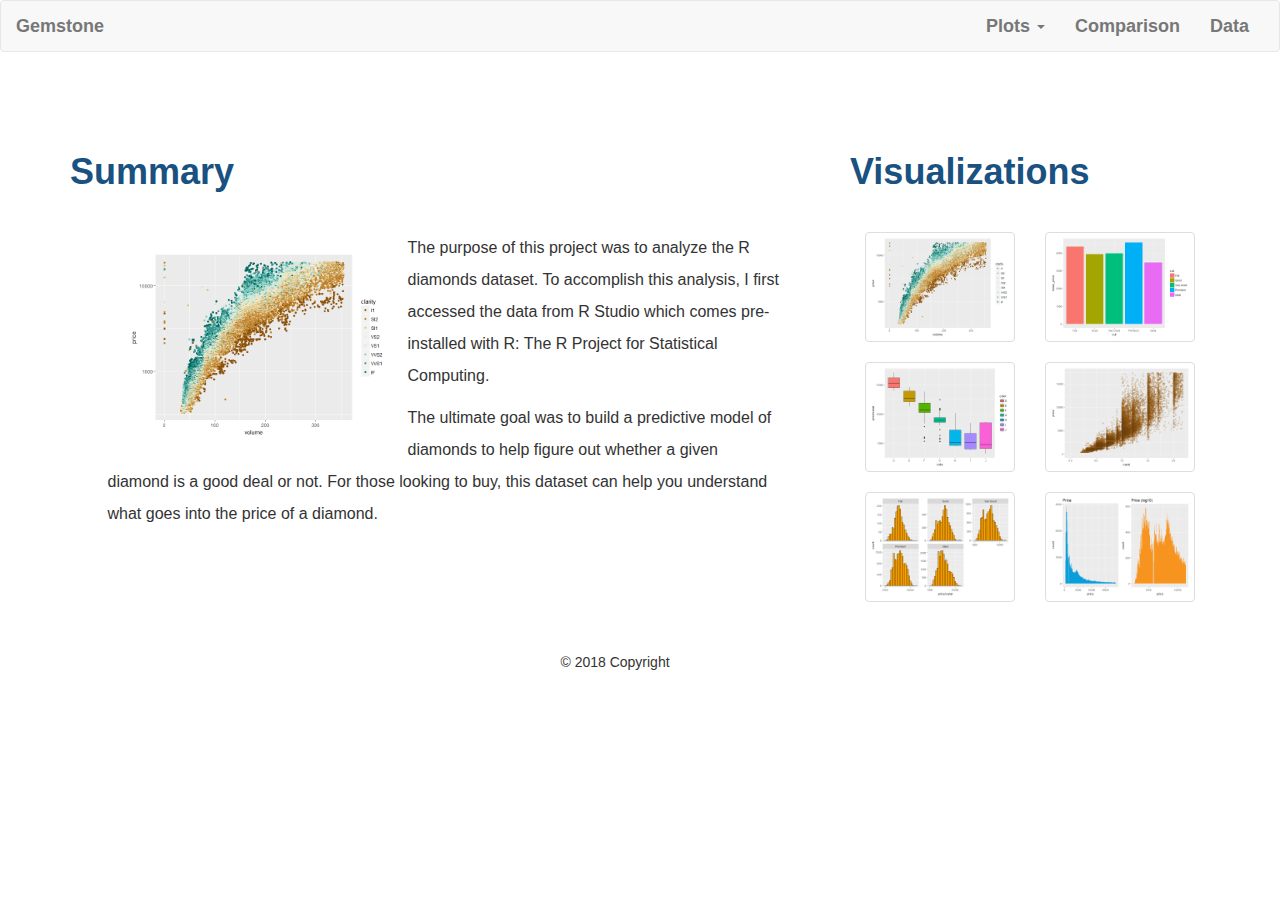
<file: index.html>
<!DOCTYPE html>

<html lang="en">

  <head>
    <meta charset="UTF-8">
    <title>Diamond Analysis</title>
    <script src="https://code.jquery.com/jquery-3.3.1.slim.min.js" integrity="sha384-q8i/X+965DzO0rT7abK41JStQIAqVgRVzpbzo5smXKp4YfRvH+8abtTE1Pi6jizo"
      crossorigin="anonymous"></script>
    <link rel="stylesheet" href="https://maxcdn.bootstrapcdn.com/bootstrap/3.3.7/css/bootstrap.min.css" integrity="sha384-BVYiiSIFeK1dGmJRAkycuHAHRg32OmUcww7on3RYdg4Va+PmSTsz/K68vbdEjh4u"
      crossorigin="anonymous">
    <link rel="stylesheet" type="text/css" href="css/style.css" />
  </head>

  <body>

    <!-- Header -->
    <header>
      <div class="header">
        <nav class="navbar navbar-default">
          <div class="container-fluid">
            <!-- Brand and toggle get grouped for better mobile display -->
            <div class="navbar-header">
              <button type="button" class="navbar-toggle collapsed" data-toggle="collapse" data-target="#bs-example-navbar-collapse-1"
                aria-expanded="false">
                <span class="sr-only">Toggle navigation</span>
                <span class="icon-bar"></span>
                <span class="icon-bar"></span>
                <span class="icon-bar"></span>
              </button>
              <a class="navbar-brand" href="index.html">
                <!-- <span>
                  <img src="#" width="30" height="30" alt="" />
                </span> -->Gemstone</a>
            </div>

            <!-- Nav links -->
            <div class="collapse navbar-collapse" id="bs-example-navbar-collapse-1">
              <ul class="nav navbar-nav navbar-right">
                <li class="dropdown">
                  <a href="#" class="dropdown-toggle" data-toggle="dropdown" role="button" aria-haspopup="true" aria-expanded="false">Plots
                    <span class="caret"></span>
                  </a>
                  <ul class="dropdown-menu">
                    <li>
                      <a href="pages/vis1.html">Volume</a>
                    </li>
                    <li>
                      <a href="pages/vis2.html">Cut</a>
                    </li>
                    <li>
                      <a href="pages/vis3.html">Color</a>
                    </li>
                    <li>
                      <a href="pages/vis4.html">Carat</a>
                    </li>
                    <li>
                      <a href="pages/vis5.html">Count vs. Price/Carat</a>
                    </li>
                    <li>
                      <a href="pages/vis6.html">Count vs. Price</a>
                    </li>
                    <li role="separator" class="divider"></li>
                  </ul>
                </li>
                <li>
                  <a href="pages/comparison.html">Comparison</a>
                </li>
                <li>
                  <a href="pages/data.html">Data</a>
                </li>
              </ul>
            </div>
            <!-- /.navbar-collapse -->
          </div>
          <!-- /.container-fluid -->
        </nav>
      </div>
    </header>

    <section class="jumbo-tron">
      <!-- jumbotron -->
    </section>

    <!-- Main -->
    <main>
      <div class="container">
        <div class="row">
          <div class="col-xs-12 col-sm-12 col-md-12 col-lg-8">
            <h1>Summary</h1>
            <section id="summary" class="centered">
              <section id="figure">
                <img id="summary-image" src="img\price_vs_volume_by_clarity.png" width="300" alt="price_vs_volume_by_clarity">
              </section>
              <p class="summary-text">The purpose of this project was to analyze the R diamonds dataset. To accomplish this analysis, I first accessed
                the data from R Studio which comes pre-installed with R: The R Project for Statistical Computing.</p>
              <p class="summary-text">The ultimate goal was to build a predictive model of diamonds to help figure out whether a given diamond is
                a good deal or not. For those looking to buy, this dataset can help you understand what goes into the price
                of a diamond.</p>
            </section>
          </div>
          <div class="col-xs-12 col-sm-12 col-md-12 col-lg-4">
            <h1>Visualizations</h1>
            <aside class="top-pad">
              <section>
                <div class="col-xs-12 col-sm-6 col-md-3 col-lg-6">
                  <a href="pages/vis1.html" class="thumbnail">
                    <img src="img\price_vs_volume_by_clarity.png" alt="price_vs_volume_by_clarity">
                  </a>
                </div>
                <div class="col-xs-12 col-sm-6 col-md-3 col-lg-6">
                  <a href="pages/vis2.html" class="thumbnail">
                    <img src="img\price_vs_cut.png" alt="price_vs_cut.png">
                  </a>
                </div>
                <div class="col-xs-12 col-sm-6 col-md-3 col-lg-6">
                  <a href="pages/vis3.html" class="thumbnail">
                    <img src="img\price_per_carat_vs_color.png" alt="price_per_carat_vs_color.png">
                  </a>
                </div>
                <div class="col-xs-12 col-sm-6 col-md-3 col-lg-6">
                  <a href="pages/vis4.html" class="thumbnail">
                    <img src="img\price_vs_carat.png" alt="price_vs_carat">
                  </a>
                </div>
                <div class="col-xs-12 col-sm-6 col-md-3 col-lg-6">
                  <a href="pages/vis5.html" class="thumbnail">
                    <img src="img\count_vs_price_per_carat.png" alt="count_vs_price_per_carat">
                  </a>
                </div>
                <div class="col-xs-12 col-sm-6 col-md-3 col-lg-6">
                  <a href="pages/vis6.html" class="thumbnail">
                    <img src="img\count_vs_price.png" alt="count_vs_price">
                  </a>
                </div>
              </section>
            </aside>
          </div>
        </div>
      </div>
    </main>

    <!-- Footer -->
    <footer>
      <!-- Copyright -->
      <div class="footer-copyright py-3 text-center">
        © 2018 Copyright
      </div>
    </footer>

    <!-- Javascript -->
    <script src="https://maxcdn.bootstrapcdn.com/bootstrap/3.3.7/js/bootstrap.min.js" integrity="sha384-Tc5IQib027qvyjSMfHjOMaLkfuWVxZxUPnCJA7l2mCWNIpG9mGCD8wGNIcPD7Txa"
      crossorigin="anonymous"></script>

  </body>

</html>
</file>
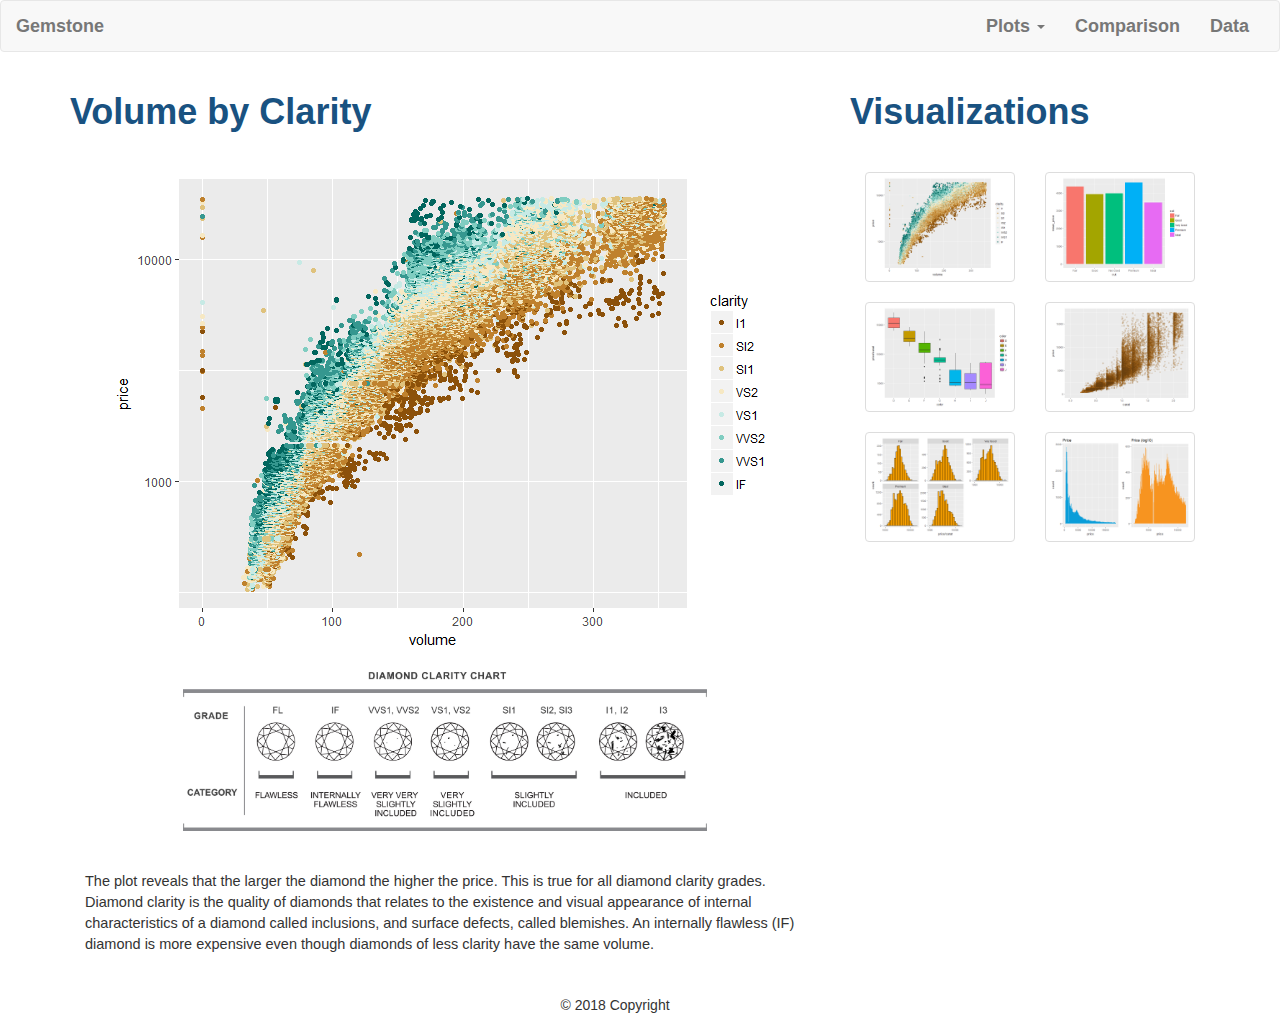
<file: pages/vis1.html>
<!DOCTYPE html>

<html lang="en">

  <head>
    <meta charset="UTF-8">
    <title>Diamond Analysis</title>
    <script src="https://code.jquery.com/jquery-3.3.1.slim.min.js" integrity="sha384-q8i/X+965DzO0rT7abK41JStQIAqVgRVzpbzo5smXKp4YfRvH+8abtTE1Pi6jizo"
      crossorigin="anonymous"></script>
    <link rel="stylesheet" href="https://maxcdn.bootstrapcdn.com/bootstrap/3.3.7/css/bootstrap.min.css" integrity="sha384-BVYiiSIFeK1dGmJRAkycuHAHRg32OmUcww7on3RYdg4Va+PmSTsz/K68vbdEjh4u"
      crossorigin="anonymous">
    <link rel="stylesheet" href="../css/style.css">
  </head>

  <body>

    <!-- Header -->
    <header>
      <div class="header">
        <nav class="navbar navbar-default">
          <div class="container-fluid">
            <!-- Brand and toggle get grouped for better mobile display -->
            <div class="navbar-header">
              <button type="button" class="navbar-toggle collapsed" data-toggle="collapse" data-target="#bs-example-navbar-collapse-1"
                aria-expanded="false">
                <span class="sr-only">Toggle navigation</span>
                <span class="icon-bar"></span>
                <span class="icon-bar"></span>
                <span class="icon-bar"></span>
              </button>
              <a class="navbar-brand" href="../index.html">
                <!-- <span>
                  <img src="#" width="30" height="30" alt="" />
                </span> -->Gemstone</a>
            </div>

            <!-- Nav links -->
            <div class="collapse navbar-collapse" id="bs-example-navbar-collapse-1">
              <ul class="nav navbar-nav navbar-right">
                <li class="dropdown">
                  <a href="#" class="dropdown-toggle" data-toggle="dropdown" role="button" aria-haspopup="true" aria-expanded="false">Plots
                    <span class="caret"></span>
                  </a>
                  <ul class="dropdown-menu">
                    <li>
                      <a href="vis1.html">Volume</a>
                    </li>
                    <li>
                      <a href="vis2.html">Cut</a>
                    </li>
                    <li>
                      <a href="vis3.html">Color</a>
                    </li>
                    <li>
                      <a href="vis4.html">Carat</a>
                    </li>
                    <li>
                      <a href="vis5.html">Count vs. Price/Carat</a>
                    </li>
                    <li>
                      <a href="vis6.html">Count vs. Price</a>
                    </li>
                    <li role="separator" class="divider"></li>
                  </ul>
                </li>
                <li>
                  <a href="comparison.html">Comparison</a>
                </li>
                <li>
                  <a href="data.html">Data</a>
                </li>
              </ul>
            </div>
            <!-- /.navbar-collapse -->
          </div>
          <!-- /.container-fluid -->
        </nav>
      </div>
    </header>

    <!-- Main -->
    <main>
      <div class="container">
        <div class="row">
          <div class="col-sm-12 col-md-8">
            <section>
              <h1>Volume by Clarity</h1>
              <section id="vis-indv" class="centered top-pad">
                <a href="..\img/price_vs_volume_by_clarity.png">
                  <img src="..\img/price_vs_volume_by_clarity.png" class="img-responsive" alt="price_vs_volume_by_clarity" />
                </a>
              </section>
              <section id="clarity-chart" class="centered">
                <a href="..\img/diamond_clarity_chart.jpg">
                  <img src="..\img/diamond_clarity_chart.jpg" class="img-responsive" width="" alt="diamond_clarity_chart" />
                </a>
              </section>
              <section id="vis-description">
                <p>The plot reveals that the larger the diamond the higher the price. This is true for all diamond clarity grades.
                  Diamond clarity is the quality of diamonds that relates to the existence and visual appearance of internal
                  characteristics of a diamond called inclusions, and surface defects, called blemishes. An internally flawless
                  (IF) diamond is more expensive even though diamonds of less clarity have the same volume.</p>
              </section>
            </section>
          </div>
          <div class="col-md-4">
            <h1>Visualizations</h1>
            <aside class="top-pad">
              <section>
                <div class="col-xs-12 col-sm-6 col-md-6 col-lg-6">
                  <a href="vis1.html" class="thumbnail">
                    <img src="..\img\price_vs_volume_by_clarity.png" alt="price_vs_volume_by_clarity">
                  </a>
                </div>
                <div class="col-xs-12 col-sm-6 col-md-6 col-lg-6">
                  <a href="vis2.html" class="thumbnail">
                    <img src="..\img\price_vs_cut.png" alt="price_vs_cut">
                  </a>
                </div>
                <div class="col-xs-12 col-sm-6 col-md-6 col-lg-6">
                  <a href="vis3.html" class="thumbnail">
                    <img src="..\img\price_per_carat_vs_color.png" alt="price_per_carat_vs_color">
                  </a>
                </div>
                <div class="col-xs-12 col-sm-6 col-md-6 col-lg-6">
                  <a href="vis4.html" class="thumbnail">
                    <img src="..\img\price_vs_carat.png" alt="price_vs_carat">
                  </a>
                </div>
                <div class="col-xs-12 col-sm-6 col-md-6 col-lg-6">
                  <a href="vis5.html" class="thumbnail">
                    <img src="..\img\count_vs_price_per_carat.png" alt="count_vs_price_per_carat">
                  </a>
                </div>
                <div class="col-xs-12 col-sm-6 col-md-6 col-lg-6">
                  <a href="vis6.html" class="thumbnail">
                    <img src="..\img\count_vs_price.png" alt="count_vs_price">
                  </a>
                </div>
              </section>
            </aside>
          </div>
        </div>
      </div>
      </div>
    </main>

    <!-- Footer -->
    <footer class="footer">
      <!-- Copyright -->
      <div class="footer-copyright py-3 text-center">
        © 2018 Copyright
      </div>
    </footer>

    <!-- Javascript -->
    <script src="https://maxcdn.bootstrapcdn.com/bootstrap/3.3.7/js/bootstrap.min.js" integrity="sha384-Tc5IQib027qvyjSMfHjOMaLkfuWVxZxUPnCJA7l2mCWNIpG9mGCD8wGNIcPD7Txa"
      crossorigin="anonymous"></script>

  </body>

</html>
</file>
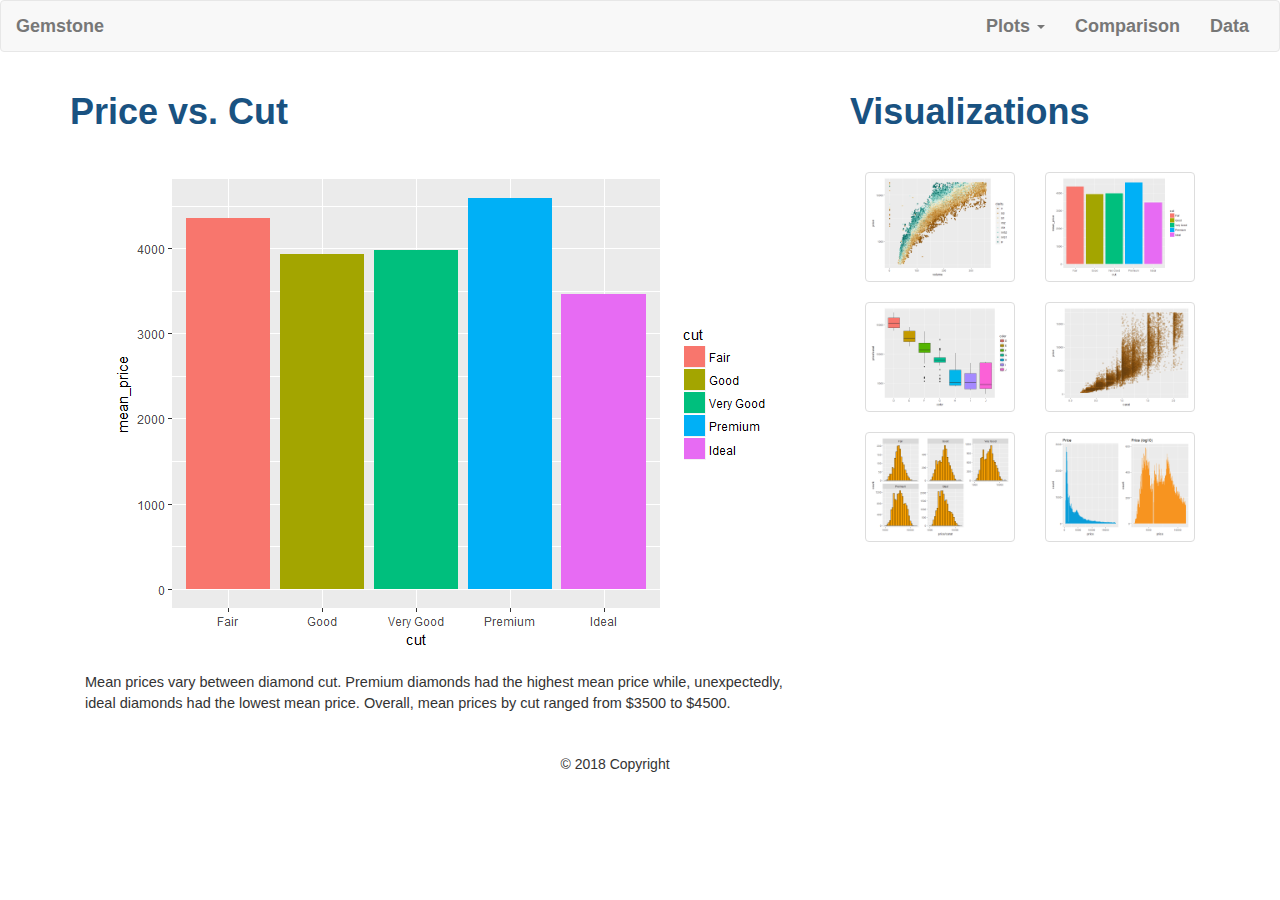
<file: pages/vis2.html>
<!DOCTYPE html>

<html lang="en">

  <head>
    <meta charset="UTF-8">
    <title>Diamond Analysis</title>
    <script src="https://code.jquery.com/jquery-3.3.1.slim.min.js" integrity="sha384-q8i/X+965DzO0rT7abK41JStQIAqVgRVzpbzo5smXKp4YfRvH+8abtTE1Pi6jizo"
      crossorigin="anonymous"></script>
    <link rel="stylesheet" href="https://maxcdn.bootstrapcdn.com/bootstrap/3.3.7/css/bootstrap.min.css" integrity="sha384-BVYiiSIFeK1dGmJRAkycuHAHRg32OmUcww7on3RYdg4Va+PmSTsz/K68vbdEjh4u"
      crossorigin="anonymous">
    <link rel="stylesheet" href="../css/style.css">
  </head>

  <body>

    <!-- Header -->
    <header>
      <div class="header">
        <nav class="navbar navbar-default">
          <div class="container-fluid">
            <!-- Brand and toggle get grouped for better mobile display -->
            <div class="navbar-header">
              <button type="button" class="navbar-toggle collapsed" data-toggle="collapse" data-target="#bs-example-navbar-collapse-1"
                aria-expanded="false">
                <span class="sr-only">Toggle navigation</span>
                <span class="icon-bar"></span>
                <span class="icon-bar"></span>
                <span class="icon-bar"></span>
              </button>
              <a class="navbar-brand" href="../index.html">
                <!-- <span>
                  <img src="#" width="30" height="30" alt="" />
                </span> -->Gemstone</a>
            </div>

            <!-- Nav links -->
            <div class="collapse navbar-collapse" id="bs-example-navbar-collapse-1">
              <ul class="nav navbar-nav navbar-right">
                <li class="dropdown">
                  <a href="#" class="dropdown-toggle" data-toggle="dropdown" role="button" aria-haspopup="true" aria-expanded="false">Plots
                    <span class="caret"></span>
                  </a>
                  <ul class="dropdown-menu">
                    <li>
                      <a href="vis1.html">Volume</a>
                    </li>
                    <li>
                      <a href="vis2.html">Cut</a>
                    </li>
                    <li>
                      <a href="vis3.html">Color</a>
                    </li>
                    <li>
                      <a href="vis4.html">Carat</a>
                    </li>
                    <li>
                      <a href="vis5.html">Count vs. Price/Carat</a>
                    </li>
                    <li>
                      <a href="vis6.html">Count vs. Price</a>
                    </li>
                    <li role="separator" class="divider"></li>
                  </ul>
                </li>
                <li>
                  <a href="comparison.html">Comparison</a>
                </li>
                <li>
                  <a href="data.html">Data</a>
                </li>
              </ul>
            </div>
            <!-- /.navbar-collapse -->
          </div>
          <!-- /.container-fluid -->
        </nav>
      </div>
    </header>

    <!-- Main -->
    <main>
      <div class="container">
        <div class="row">
          <div class="col-sm-12 col-md-8">
            <section>
              <h1>Price vs. Cut</h1>
              <section id="vis-indv" class="centered top-pad">
                <a href="..\img\price_vs_cut.png">
                  <img src="..\img\price_vs_cut.png" class="img-responsive" alt="price_vs_cut" />
                </a>
              </section>
              <section id="vis-description">
                <p>Mean prices vary between diamond cut. Premium diamonds had the highest mean price while, unexpectedly, ideal
                  diamonds had the lowest mean price. Overall, mean prices by cut ranged from $3500 to $4500.</p>
              </section>
            </section>
          </div>
          <div class="col-md-4">
            <h1>Visualizations</h1>
            <aside class="top-pad">
              <section>
                <div class="col-xs-12 col-sm-6 col-md-6 col-lg-6">
                  <a href="vis1.html" class="thumbnail">
                    <img src="..\img\price_vs_volume_by_clarity.png" alt="price_vs_volume_by_clarity">
                  </a>
                </div>
                <div class="col-xs-12 col-sm-6 col-md-6 col-lg-6">
                  <a href="vis2.html" class="thumbnail">
                    <img src="..\img\price_vs_cut.png" alt="price_vs_cut">
                  </a>
                </div>
                <div class="col-xs-12 col-sm-6 col-md-6 col-lg-6">
                  <a href="vis3.html" class="thumbnail">
                    <img src="..\img\price_per_carat_vs_color.png" alt="price_per_carat_vs_color">
                  </a>
                </div>
                <div class="col-xs-12 col-sm-6 col-md-6 col-lg-6">
                  <a href="vis4.html" class="thumbnail">
                    <img src="..\img\price_vs_carat.png" alt="price_vs_carat">
                  </a>
                </div>
                <div class="col-xs-12 col-sm-6 col-md-6 col-lg-6">
                  <a href="vis5.html" class="thumbnail">
                    <img src="..\img\count_vs_price_per_carat.png" alt="count_vs_price_per_carat">
                  </a>
                </div>
                <div class="col-xs-12 col-sm-6 col-md-6 col-lg-6">
                  <a href="vis6.html" class="thumbnail">
                    <img src="..\img\count_vs_price.png" alt="count_vs_price">
                  </a>
                </div>
              </section>
            </aside>
          </div>
        </div>
      </div>
    </main>

    <!-- Footer -->
    <footer class="footer">
      <!-- Copyright -->
      <div class="footer-copyright py-3 text-center">
        © 2018 Copyright
      </div>
    </footer>

    <!-- Javascript -->
    <script src="https://maxcdn.bootstrapcdn.com/bootstrap/3.3.7/js/bootstrap.min.js" integrity="sha384-Tc5IQib027qvyjSMfHjOMaLkfuWVxZxUPnCJA7l2mCWNIpG9mGCD8wGNIcPD7Txa"
      crossorigin="anonymous"></script>

  </body>

</html>
</file>
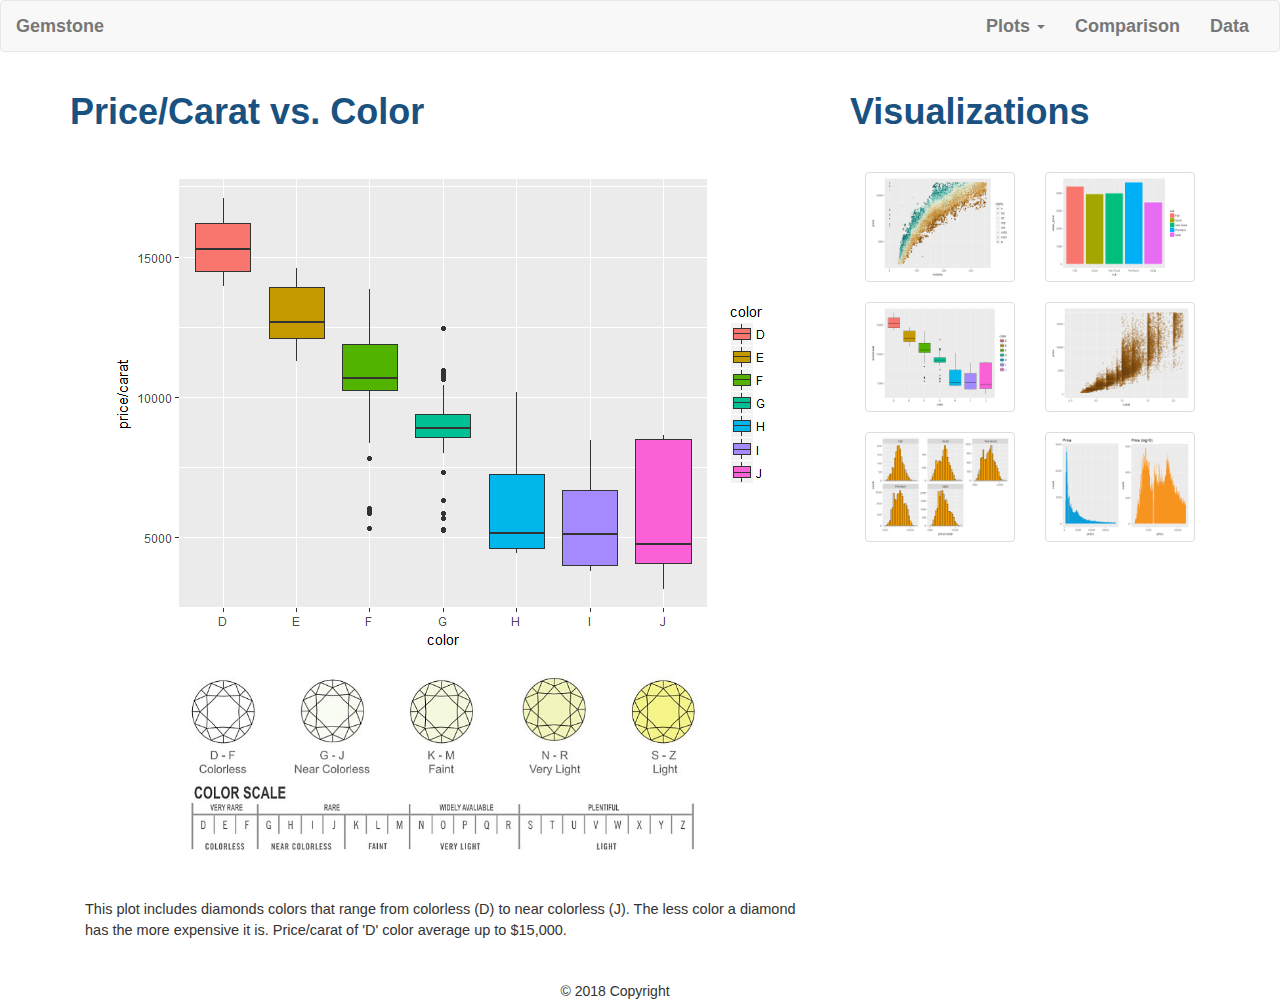
<file: pages/vis3.html>
<!DOCTYPE html>

<html lang="en">

  <head>
    <meta charset="UTF-8">
    <title>Diamond Analysis</title>
    <script src="https://code.jquery.com/jquery-3.3.1.slim.min.js" integrity="sha384-q8i/X+965DzO0rT7abK41JStQIAqVgRVzpbzo5smXKp4YfRvH+8abtTE1Pi6jizo"
      crossorigin="anonymous"></script>
    <link rel="stylesheet" href="https://maxcdn.bootstrapcdn.com/bootstrap/3.3.7/css/bootstrap.min.css" integrity="sha384-BVYiiSIFeK1dGmJRAkycuHAHRg32OmUcww7on3RYdg4Va+PmSTsz/K68vbdEjh4u"
      crossorigin="anonymous">
    <link rel="stylesheet" href="../css/style.css">
  </head>

  <body>

    <!-- Header -->
    <header>
      <div class="header">
        <nav class="navbar navbar-default">
          <div class="container-fluid">
            <!-- Brand and toggle get grouped for better mobile display -->
            <div class="navbar-header">
              <button type="button" class="navbar-toggle collapsed" data-toggle="collapse" data-target="#bs-example-navbar-collapse-1"
                aria-expanded="false">
                <span class="sr-only">Toggle navigation</span>
                <span class="icon-bar"></span>
                <span class="icon-bar"></span>
                <span class="icon-bar"></span>
              </button>
              <a class="navbar-brand" href="../index.html">
                <!-- <span>
                  <img src="#" width="30" height="30" alt="" />
                </span> -->Gemstone</a>
            </div>

            <!-- Nav links -->
            <div class="collapse navbar-collapse" id="bs-example-navbar-collapse-1">
              <ul class="nav navbar-nav navbar-right">
                <li class="dropdown">
                  <a href="#" class="dropdown-toggle" data-toggle="dropdown" role="button" aria-haspopup="true" aria-expanded="false">Plots
                    <span class="caret"></span>
                  </a>
                  <ul class="dropdown-menu">
                    <li>
                      <a href="vis1.html">Volume</a>
                    </li>
                    <li>
                      <a href="vis2.html">Cut</a>
                    </li>
                    <li>
                      <a href="vis3.html">Color</a>
                    </li>
                    <li>
                      <a href="vis4.html">Carat</a>
                    </li>
                    <li>
                      <a href="vis5.html">Count vs. Price/Carat</a>
                    </li>
                    <li>
                      <a href="vis6.html">Count vs. Price</a>
                    </li>
                    <li role="separator" class="divider"></li>
                  </ul>
                </li>
                <li>
                  <a href="comparison.html">Comparison</a>
                </li>
                <li>
                  <a href="data.html">Data</a>
                </li>
              </ul>
            </div>
            <!-- /.navbar-collapse -->
          </div>
          <!-- /.container-fluid -->
        </nav>
      </div>
    </header>

    <!-- Main -->
    <main>
      <div class="container">
        <div class="row">
          <section>
            <div class="col-sm-12 col-md-8">
              <h1>Price/Carat vs. Color</h1>
              <section id="vis-indv" class="centered top-pad">
                <a href="..\img\price_per_carat_vs_color.png">
                  <img src="..\img\price_per_carat_vs_color.png" class="img-responsive" alt="price_per_carat_vs_color" />
                </a>
              </section>
              <section id="clarity-chart" class="centered">
                <a href="..\img/color_scale.1337272053.jpg">
                  <img src="..\img/color_scale.1337272053.jpg" class="img-responsive" width="" alt="color_scale" />
                </a>
              </section>
              <section id="vis-description">
                <p>This plot includes diamonds colors that range from colorless (D) to near colorless (J). The less color a
                  diamond has the more expensive it is. Price/carat of 'D' color average up to $15,000.</p>
              </section>
            </div>
          </section>
          <div class="col-md-4">
            <h1>Visualizations</h1>
            <aside class="top-pad">
              <section>
                <div class="col-xs-12 col-sm-6 col-md-6 col-lg-6">
                  <a href="vis1.html" class="thumbnail">
                    <img src="..\img\price_vs_volume_by_clarity.png" alt="price_vs_volume_by_clarity">
                  </a>
                </div>
                <div class="col-xs-12 col-sm-6 col-md-6 col-lg-6">
                  <a href="vis2.html" class="thumbnail">
                    <img src="..\img\price_vs_cut.png" alt="price_vs_cut">
                  </a>
                </div>
                <div class="col-xs-12 col-sm-6 col-md-6 col-lg-6">
                  <a href="vis3.html" class="thumbnail">
                    <img src="..\img\price_per_carat_vs_color.png" alt="price_per_carat_vs_color">
                  </a>
                </div>
                <div class="col-xs-12 col-sm-6 col-md-6 col-lg-6">
                  <a href="vis4.html" class="thumbnail">
                    <img src="..\img\price_vs_carat.png" alt="price_vs_carat">
                  </a>
                </div>
                <div class="col-xs-12 col-sm-6 col-md-6 col-lg-6">
                  <a href="vis5.html" class="thumbnail">
                    <img src="..\img\count_vs_price_per_carat.png" alt="count_vs_price_per_carat">
                  </a>
                </div>
                <div class="col-xs-12 col-sm-6 col-md-6 col-lg-6">
                  <a href="vis6.html" class="thumbnail">
                    <img src="..\img\count_vs_price.png" alt="count_vs_price">
                  </a>
                </div>
              </section>
            </aside>
          </div>
        </div>
      </div>
    </main>

    <!-- Footer -->
    <footer class="footer">
      <!-- Copyright -->
      <div class="footer-copyright py-3 text-center">
        © 2018 Copyright
      </div>
    </footer>

    <!-- Javascript -->
    <script src="https://maxcdn.bootstrapcdn.com/bootstrap/3.3.7/js/bootstrap.min.js" integrity="sha384-Tc5IQib027qvyjSMfHjOMaLkfuWVxZxUPnCJA7l2mCWNIpG9mGCD8wGNIcPD7Txa"
      crossorigin="anonymous"></script>

  </body>

</html>
</file>
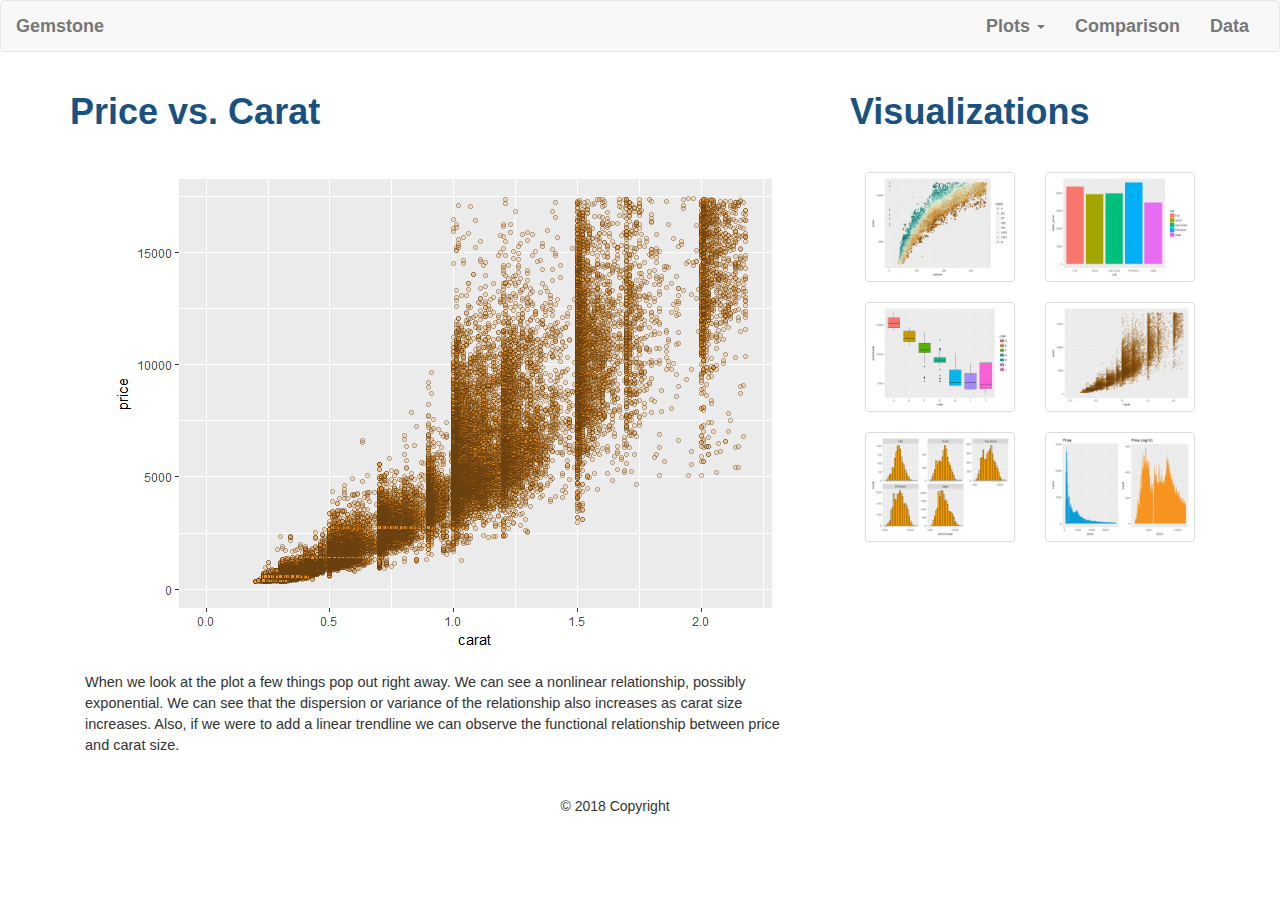
<file: pages/vis4.html>
<!DOCTYPE html>

<html lang="en">

  <head>
    <meta charset="UTF-8">
    <title>Diamond Analysis</title>
    <script src="https://code.jquery.com/jquery-3.3.1.slim.min.js" integrity="sha384-q8i/X+965DzO0rT7abK41JStQIAqVgRVzpbzo5smXKp4YfRvH+8abtTE1Pi6jizo"
      crossorigin="anonymous"></script>
    <link rel="stylesheet" href="https://maxcdn.bootstrapcdn.com/bootstrap/3.3.7/css/bootstrap.min.css" integrity="sha384-BVYiiSIFeK1dGmJRAkycuHAHRg32OmUcww7on3RYdg4Va+PmSTsz/K68vbdEjh4u"
      crossorigin="anonymous">
    <link rel="stylesheet" href="../css/style.css">
  </head>

  <body>

    <!-- Header -->
    <header>
      <div class="header">
        <nav class="navbar navbar-default">
          <div class="container-fluid">
            <!-- Brand and toggle get grouped for better mobile display -->
            <div class="navbar-header">
              <button type="button" class="navbar-toggle collapsed" data-toggle="collapse" data-target="#bs-example-navbar-collapse-1"
                aria-expanded="false">
                <span class="sr-only">Toggle navigation</span>
                <span class="icon-bar"></span>
                <span class="icon-bar"></span>
                <span class="icon-bar"></span>
              </button>
              <a class="navbar-brand" href="../index.html">
                <!-- <span>
                  <img src="#" width="30" height="30" alt="" />
                </span> -->Gemstone</a>
            </div>

            <!-- Nav links -->
            <div class="collapse navbar-collapse" id="bs-example-navbar-collapse-1">
              <ul class="nav navbar-nav navbar-right">
                <li class="dropdown">
                  <a href="#" class="dropdown-toggle" data-toggle="dropdown" role="button" aria-haspopup="true" aria-expanded="false">Plots
                    <span class="caret"></span>
                  </a>
                  <ul class="dropdown-menu">
                    <li>
                      <a href="vis1.html">Volume</a>
                    </li>
                    <li>
                      <a href="vis2.html">Cut</a>
                    </li>
                    <li>
                      <a href="vis3.html">Color</a>
                    </li>
                    <li>
                      <a href="vis4.html">Carat</a>
                    </li>
                    <li>
                      <a href="vis5.html">Count vs. Price/Carat</a>
                    </li>
                    <li>
                      <a href="vis6.html">Count vs. Price</a>
                    </li>
                    <li role="separator" class="divider"></li>
                  </ul>
                </li>
                <li>
                  <a href="comparison.html">Comparison</a>
                </li>
                <li>
                  <a href="data.html">Data</a>
                </li>
              </ul>
            </div>
            <!-- /.navbar-collapse -->
          </div>
          <!-- /.container-fluid -->
        </nav>
      </div>
    </header>

    <!-- Main -->
    <main>
      <div class="container">
        <div class="row">
          <section>
            <div class="col-sm-12 col-md-8">
              <h1>Price vs. Carat</h1>
              <section id="vis-indv" class="centered top-pad">
                <a href="..\img\price_vs_carat.png">
                  <img src="..\img\price_vs_carat.png" class="img-responsive" alt="price_vs_carat" />
                </a>
              </section>
              <section id="vis-description">
                <p>When we look at the plot a few things pop out right away. We can see a nonlinear relationship, possibly exponential.
                  We can see that the dispersion or variance of the relationship also increases as carat size increases.
                  Also, if we were to add a linear trendline we can observe the functional relationship between price and
                  carat size.</p>
              </section>
            </div>
          </section>
          <div class="col-md-4">
            <h1>Visualizations</h1>
            <aside class="top-pad">
              <section>
                <div class="col-xs-12 col-sm-6 col-md-6 col-lg-6">
                  <a href="vis1.html" class="thumbnail">
                    <img src="..\img\price_vs_volume_by_clarity.png" alt="price_vs_volume_by_clarity">
                  </a>
                </div>
                <div class="col-xs-12 col-sm-6 col-md-6 col-lg-6">
                  <a href="vis2.html" class="thumbnail">
                    <img src="..\img\price_vs_cut.png" alt="price_vs_cut">
                  </a>
                </div>
                <div class="col-xs-12 col-sm-6 col-md-6 col-lg-6">
                  <a href="vis3.html" class="thumbnail">
                    <img src="..\img\price_per_carat_vs_color.png" alt="price_per_carat_vs_color">
                  </a>
                </div>
                <div class="col-xs-12 col-sm-6 col-md-6 col-lg-6">
                  <a href="vis4.html" class="thumbnail">
                    <img src="..\img\price_vs_carat.png" alt="price_vs_carat">
                  </a>
                </div>
                <div class="col-xs-12 col-sm-6 col-md-6 col-lg-6">
                  <a href="vis5.html" class="thumbnail">
                    <img src="..\img\count_vs_price_per_carat.png" alt="count_vs_price_per_carat">
                  </a>
                </div>
                <div class="col-xs-12 col-sm-6 col-md-6 col-lg-6">
                  <a href="vis6.html" class="thumbnail">
                    <img src="..\img\count_vs_price.png" alt="count_vs_price">
                  </a>
                </div>
              </section>
            </aside>
          </div>
        </div>
      </div>
    </main>

    <!-- Footer -->
    <footer class="footer">
      <!-- Copyright -->
      <div class="footer-copyright py-3 text-center">
        © 2018 Copyright
      </div>
    </footer>

    <!-- Javascript -->
    <script src="https://maxcdn.bootstrapcdn.com/bootstrap/3.3.7/js/bootstrap.min.js" integrity="sha384-Tc5IQib027qvyjSMfHjOMaLkfuWVxZxUPnCJA7l2mCWNIpG9mGCD8wGNIcPD7Txa"
      crossorigin="anonymous"></script>

  </body>

</html>
</file>
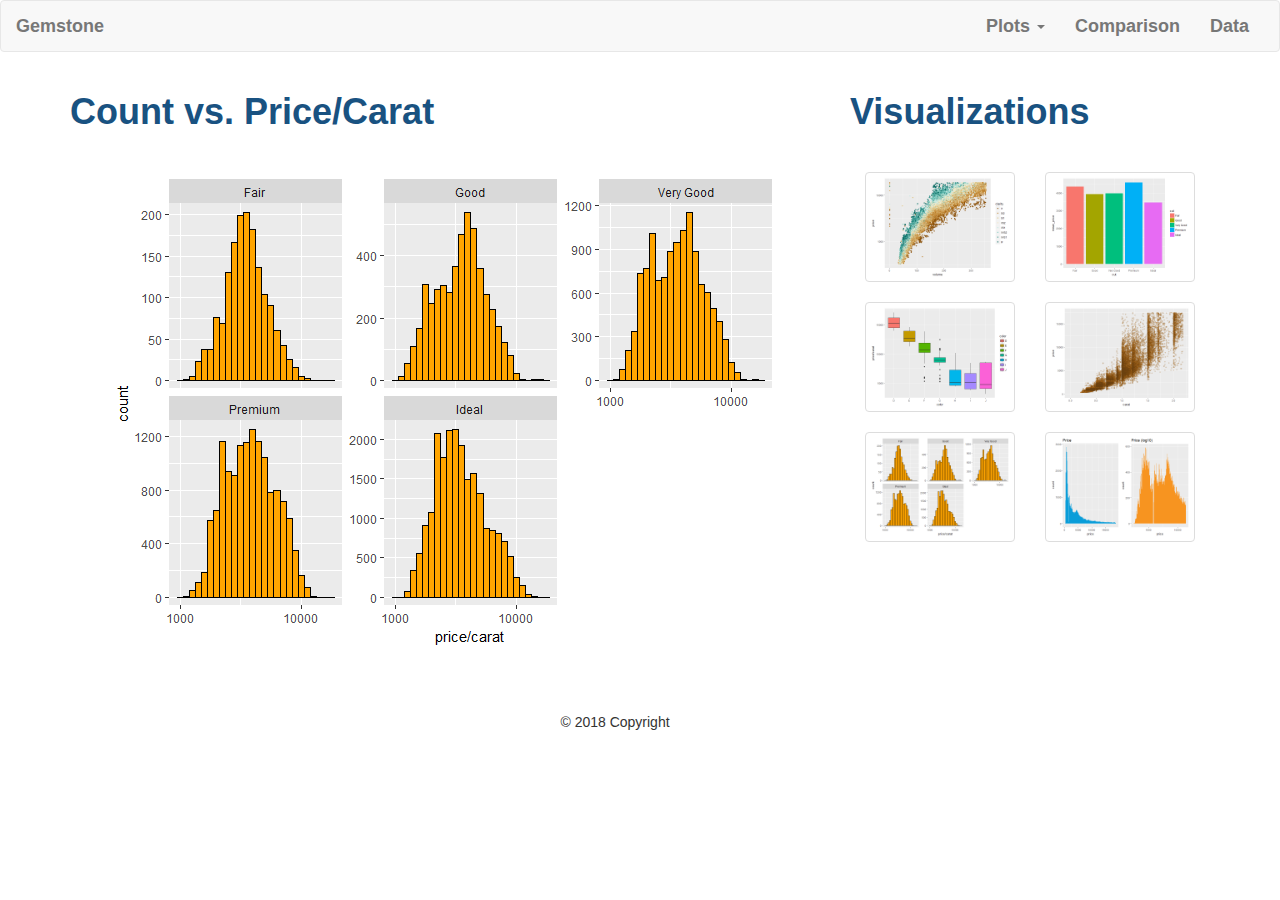
<file: pages/vis5.html>
<!DOCTYPE html>

<html lang="en">

  <head>
    <meta charset="UTF-8">
    <title>Diamond Analysis</title>
    <script src="https://code.jquery.com/jquery-3.3.1.slim.min.js" integrity="sha384-q8i/X+965DzO0rT7abK41JStQIAqVgRVzpbzo5smXKp4YfRvH+8abtTE1Pi6jizo"
      crossorigin="anonymous"></script>
    <link rel="stylesheet" href="https://maxcdn.bootstrapcdn.com/bootstrap/3.3.7/css/bootstrap.min.css" integrity="sha384-BVYiiSIFeK1dGmJRAkycuHAHRg32OmUcww7on3RYdg4Va+PmSTsz/K68vbdEjh4u"
      crossorigin="anonymous">
    <link rel="stylesheet" href="../css/style.css">
  </head>

  <body>

    <!-- Header -->
    <header>
      <div class="header">
        <nav class="navbar navbar-default">
          <div class="container-fluid">
            <!-- Brand and toggle get grouped for better mobile display -->
            <div class="navbar-header">
              <button type="button" class="navbar-toggle collapsed" data-toggle="collapse" data-target="#bs-example-navbar-collapse-1"
                aria-expanded="false">
                <span class="sr-only">Toggle navigation</span>
                <span class="icon-bar"></span>
                <span class="icon-bar"></span>
                <span class="icon-bar"></span>
              </button>
              <a class="navbar-brand" href="../index.html">
                <!-- <span>
                  <img src="#" width="30" height="30" alt="" />
                </span> -->Gemstone</a>
            </div>

            <!-- Nav links -->
            <div class="collapse navbar-collapse" id="bs-example-navbar-collapse-1">
              <ul class="nav navbar-nav navbar-right">
                <li class="dropdown">
                  <a href="#" class="dropdown-toggle" data-toggle="dropdown" role="button" aria-haspopup="true" aria-expanded="false">Plots
                    <span class="caret"></span>
                  </a>
                  <ul class="dropdown-menu">
                    <li>
                      <a href="vis1.html">Volume</a>
                    </li>
                    <li>
                      <a href="vis2.html">Cut</a>
                    </li>
                    <li>
                      <a href="vis3.html">Color</a>
                    </li>
                    <li>
                      <a href="vis4.html">Carat</a>
                    </li>
                    <li>
                      <a href="vis5.html">Count vs. Price/Carat</a>
                    </li>
                    <li>
                      <a href="vis6.html">Count vs. Price</a>
                    </li>
                    <li role="separator" class="divider"></li>
                  </ul>
                </li>
                <li>
                  <a href="comparison.html">Comparison</a>
                </li>
                <li>
                  <a href="data.html">Data</a>
                </li>
              </ul>
            </div>
            <!-- /.navbar-collapse -->
          </div>
          <!-- /.container-fluid -->
        </nav>
      </div>
    </header>

    <!-- Main -->
    <main>
      <div class="container">
        <div class="row">
          <section>
            <div class="col-sm-12 col-md-8">
              <h1>Count vs. Price/Carat</h1>
              <section id="vis-indv" class="centered top-pad">
                <a href="..\img\count_vs_price_per_carat.png">
                  <img src="..\img\count_vs_price_per_carat.png" class="img-responsive" alt="count_vs_price_per_carat" />
                </a>
              </section>
              <section id="vis-description">
                <p></p>
              </section>
            </div>
          </section>
          <div class="col-md-4">
            <h1>Visualizations</h1>
            <aside class="top-pad">
              <section>
                <div class="col-xs-12 col-sm-6 col-md-6 col-lg-6">
                  <a href="vis1.html" class="thumbnail">
                    <img src="..\img\price_vs_volume_by_clarity.png" alt="price_vs_volume_by_clarity">
                  </a>
                </div>
                <div class="col-xs-12 col-sm-6 col-md-6 col-lg-6">
                  <a href="vis2.html" class="thumbnail">
                    <img src="..\img\price_vs_cut.png" alt="price_vs_cut">
                  </a>
                </div>
                <div class="col-xs-12 col-sm-6 col-md-6 col-lg-6">
                  <a href="vis3.html" class="thumbnail">
                    <img src="..\img\price_per_carat_vs_color.png" alt="price_per_carat_vs_color">
                  </a>
                </div>
                <div class="col-xs-12 col-sm-6 col-md-6 col-lg-6">
                  <a href="vis4.html" class="thumbnail">
                    <img src="..\img\price_vs_carat.png" alt="price_vs_carat">
                  </a>
                </div>
                <div class="col-xs-12 col-sm-6 col-md-6 col-lg-6">
                  <a href="vis5.html" class="thumbnail">
                    <img src="..\img\count_vs_price_per_carat.png" alt="count_vs_price_per_carat">
                  </a>
                </div>
                <div class="col-xs-12 col-sm-6 col-md-6 col-lg-6">
                  <a href="vis6.html" class="thumbnail">
                    <img src="..\img\count_vs_price.png" alt="count_vs_price">
                  </a>
                </div>
              </section>
            </aside>
          </div>
        </div>
      </div>
    </main>

    <!-- Footer -->
    <footer class="footer">
      <!-- Copyright -->
      <div class="footer-copyright py-3 text-center">
        © 2018 Copyright
      </div>
    </footer>

    <!-- Javascript -->
    <script src="https://maxcdn.bootstrapcdn.com/bootstrap/3.3.7/js/bootstrap.min.js" integrity="sha384-Tc5IQib027qvyjSMfHjOMaLkfuWVxZxUPnCJA7l2mCWNIpG9mGCD8wGNIcPD7Txa"
      crossorigin="anonymous"></script>

  </body>

</html>
</file>
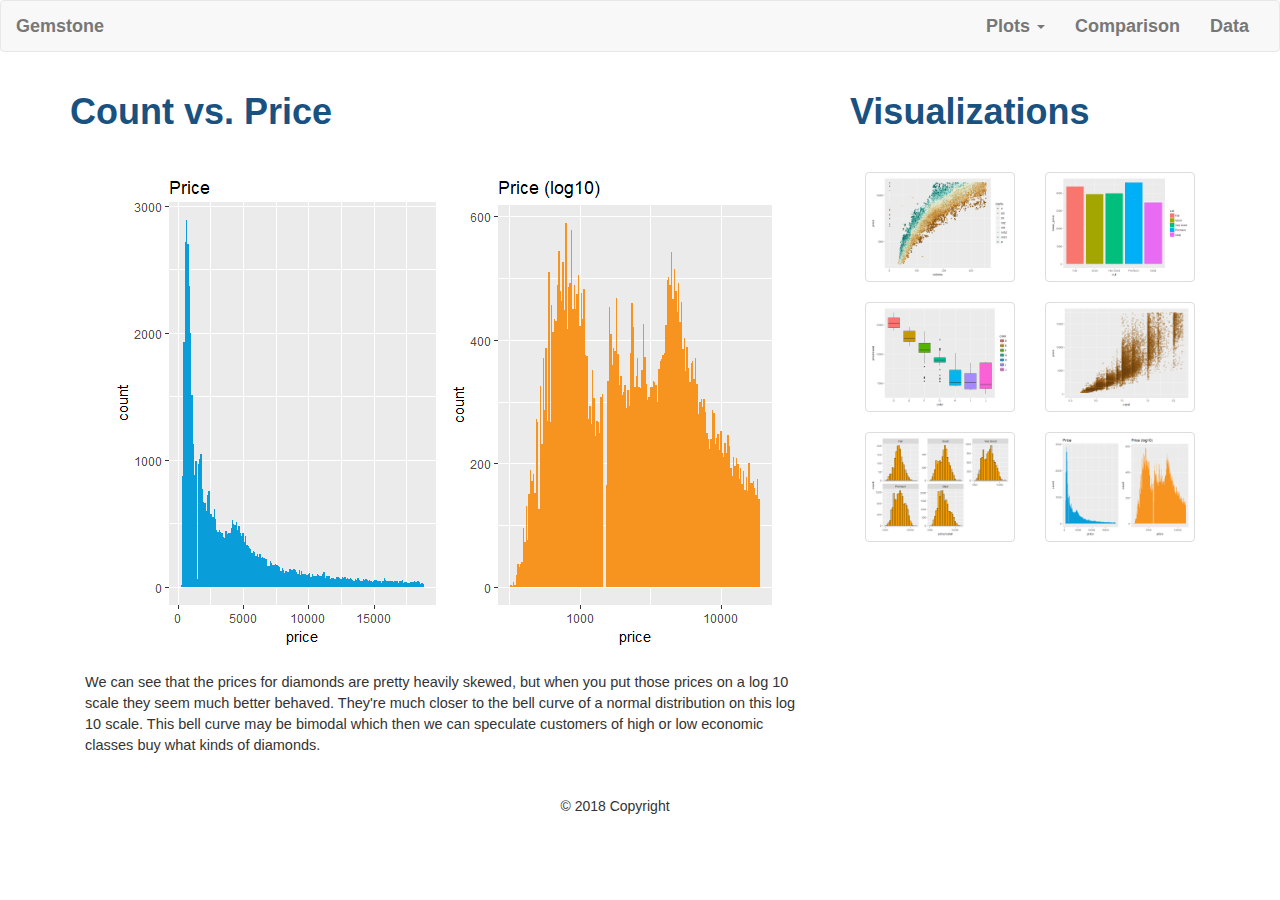
<file: pages/vis6.html>
<!DOCTYPE html>

<html lang="en">

  <head>
    <meta charset="UTF-8">
    <title>Diamond Analysis</title>
    <script src="https://code.jquery.com/jquery-3.3.1.slim.min.js" integrity="sha384-q8i/X+965DzO0rT7abK41JStQIAqVgRVzpbzo5smXKp4YfRvH+8abtTE1Pi6jizo"
      crossorigin="anonymous"></script>
    <link rel="stylesheet" href="https://maxcdn.bootstrapcdn.com/bootstrap/3.3.7/css/bootstrap.min.css" integrity="sha384-BVYiiSIFeK1dGmJRAkycuHAHRg32OmUcww7on3RYdg4Va+PmSTsz/K68vbdEjh4u"
      crossorigin="anonymous">
    <link rel="stylesheet" href="../css/style.css">
  </head>

  <body>

    <!-- Header -->
    <header>
      <div class="header">
        <nav class="navbar navbar-default">
          <div class="container-fluid">
            <!-- Brand and toggle get grouped for better mobile display -->
            <div class="navbar-header">
              <button type="button" class="navbar-toggle collapsed" data-toggle="collapse" data-target="#bs-example-navbar-collapse-1"
                aria-expanded="false">
                <span class="sr-only">Toggle navigation</span>
                <span class="icon-bar"></span>
                <span class="icon-bar"></span>
                <span class="icon-bar"></span>
              </button>
              <a class="navbar-brand" href="../index.html">
                <!-- <span>
                  <img src="#" width="30" height="30" alt="" />
                </span> -->Gemstone</a>
            </div>

            <!-- Nav links -->
            <div class="collapse navbar-collapse" id="bs-example-navbar-collapse-1">
              <ul class="nav navbar-nav navbar-right">
                <li class="dropdown">
                  <a href="#" class="dropdown-toggle" data-toggle="dropdown" role="button" aria-haspopup="true" aria-expanded="false">Plots
                    <span class="caret"></span>
                  </a>
                  <ul class="dropdown-menu">
                    <li>
                      <a href="vis1.html">Volume</a>
                    </li>
                    <li>
                      <a href="vis2.html">Cut</a>
                    </li>
                    <li>
                      <a href="vis3.html">Color</a>
                    </li>
                    <li>
                      <a href="vis4.html">Carat</a>
                    </li>
                    <li>
                      <a href="vis5.html">Count vs. Price/Carat</a>
                    </li>
                    <li>
                      <a href="vis6.html">Count vs. Price</a>
                    </li>
                    <li role="separator" class="divider"></li>
                  </ul>
                </li>
                <li>
                  <a href="comparison.html">Comparison</a>
                </li>
                <li>
                  <a href="data.html">Data</a>
                </li>
              </ul>
            </div>
            <!-- /.navbar-collapse -->
          </div>
          <!-- /.container-fluid -->
        </nav>
      </div>
    </header>

    <!-- Main -->
    <main>
      <div class="container">
        <div class="row">
          <section>
            <div class="col-sm-12 col-md-8">
              <h1>Count vs. Price</h1>
              <section id="vis-indv" class="centered top-pad">
                <a href="..\img\count_vs_price.png">
                  <img src="..\img\count_vs_price.png" class="img-responsive" alt="count_vs_price" />
                </a>
              </section>
              <section id="vis-description">
                <p>We can see that the prices for diamonds are pretty heavily skewed, but when you put those prices on a log
                  10 scale they seem much better behaved. They're much closer to the bell curve of a normal distribution
                  on this log 10 scale. This bell curve may be bimodal which then we can speculate customers of high or low
                  economic classes buy what kinds of diamonds.</p>
              </section>
            </div>
          </section>
          <div class="col-md-4">
            <h1>Visualizations</h1>
            <aside class="top-pad">
              <section>
                <div class="col-xs-12 col-sm-6 col-md-6 col-lg-6">
                  <a href="vis1.html" class="thumbnail">
                    <img src="..\img\price_vs_volume_by_clarity.png" alt="price_vs_volume_by_clarity">
                  </a>
                </div>
                <div class="col-xs-12 col-sm-6 col-md-6 col-lg-6">
                  <a href="vis2.html" class="thumbnail">
                    <img src="..\img\price_vs_cut.png" alt="price_vs_cut">
                  </a>
                </div>
                <div class="col-xs-12 col-sm-6 col-md-6 col-lg-6">
                  <a href="vis3.html" class="thumbnail">
                    <img src="..\img\price_per_carat_vs_color.png" alt="price_per_carat_vs_color">
                  </a>
                </div>
                <div class="col-xs-12 col-sm-6 col-md-6 col-lg-6">
                  <a href="vis4.html" class="thumbnail">
                    <img src="..\img\price_vs_carat.png" alt="price_vs_carat">
                  </a>
                </div>
                <div class="col-xs-12 col-sm-6 col-md-6 col-lg-6">
                  <a href="vis5.html" class="thumbnail">
                    <img src="..\img\count_vs_price_per_carat.png" alt="count_vs_price_per_carat">
                  </a>
                </div>
                <div class="col-xs-12 col-sm-6 col-md-6 col-lg-6">
                  <a href="vis6.html" class="thumbnail">
                    <img src="..\img\count_vs_price.png" alt="count_vs_price">
                  </a>
                </div>
              </section>
            </aside>
          </div>
        </div>
      </div>
    </main>

    <!-- Footer -->
    <footer class="footer">
      <!-- Copyright -->
      <div class="footer-copyright py-3 text-center">
        © 2018 Copyright
      </div>
    </footer>

    <!-- Javascript -->
    <script src="https://maxcdn.bootstrapcdn.com/bootstrap/3.3.7/js/bootstrap.min.js" integrity="sha384-Tc5IQib027qvyjSMfHjOMaLkfuWVxZxUPnCJA7l2mCWNIpG9mGCD8wGNIcPD7Txa"
      crossorigin="anonymous"></script>

  </body>

</html>
</file>
<file: css/style.css>
header {
    font-family: Arial, Helvetica, sans-serif;
    font-weight: 700;
}

.navbar-brand {
    font-size: 18px;
}

header {
    font-size: 18px;
}

main {
    padding-bottom: 30px;
}

h1 {
    font-family: Segoe UI,SegoeUI,"Helvetica Neue",Helvetica,Arial,sans-serif;
    font-weight: 700;
    color: rgb(25, 82, 129);
}

h3 {
    font-family: Segoe UI,SegoeUI,"Helvetica Neue",Helvetica,Arial,sans-serif;
    color: rgb(25, 82, 129);
}

p {
    font-family: Segoe UI,SegoeUI,"Helvetica Neue",Helvetica,Arial,sans-serif;
    font-size: 14.5px;
}

.nav-font-color {
    color: black;
}

.centered {
    display: block;
    margin-left: auto;
    margin-right: auto;
    width: 90%;
}

#clarity-chart {
    width: 70%;
    padding-top: 20px;
    padding-bottom: 20px;
}


/* .left-panel {
    float: left;
} */

#vis-description {
    padding-top: 20px;
    padding-left: 15px;
    padding-right: 15px;
    line-height: 150%;
}

#summary {
    padding-top: 30px;
    padding-bottom: 30px;
}

#summary-figure,
#summary-image {
    float: left;
}

@media (min-width: 1200px) {
    #summary-figure,
    #summary-image {
        float: left;
        padding: 20px;
    }

    .jumbo-tron {
        padding: 30px;
    }
}

#figure {
    position: relative;
}

.summary-text {
    line-height: 200%;
    font-size: 16px;
}

.top-pad {
    padding-top: 30px;
}

.vis-comp-title {
    display: block;
    margin-left: auto;
    margin-right: auto;
    text-align: center;
}

footer {
    position: relative;
    margin-left: auto;
    margin-right: 50px;
    margin-bottom: auto;
}
</file>
